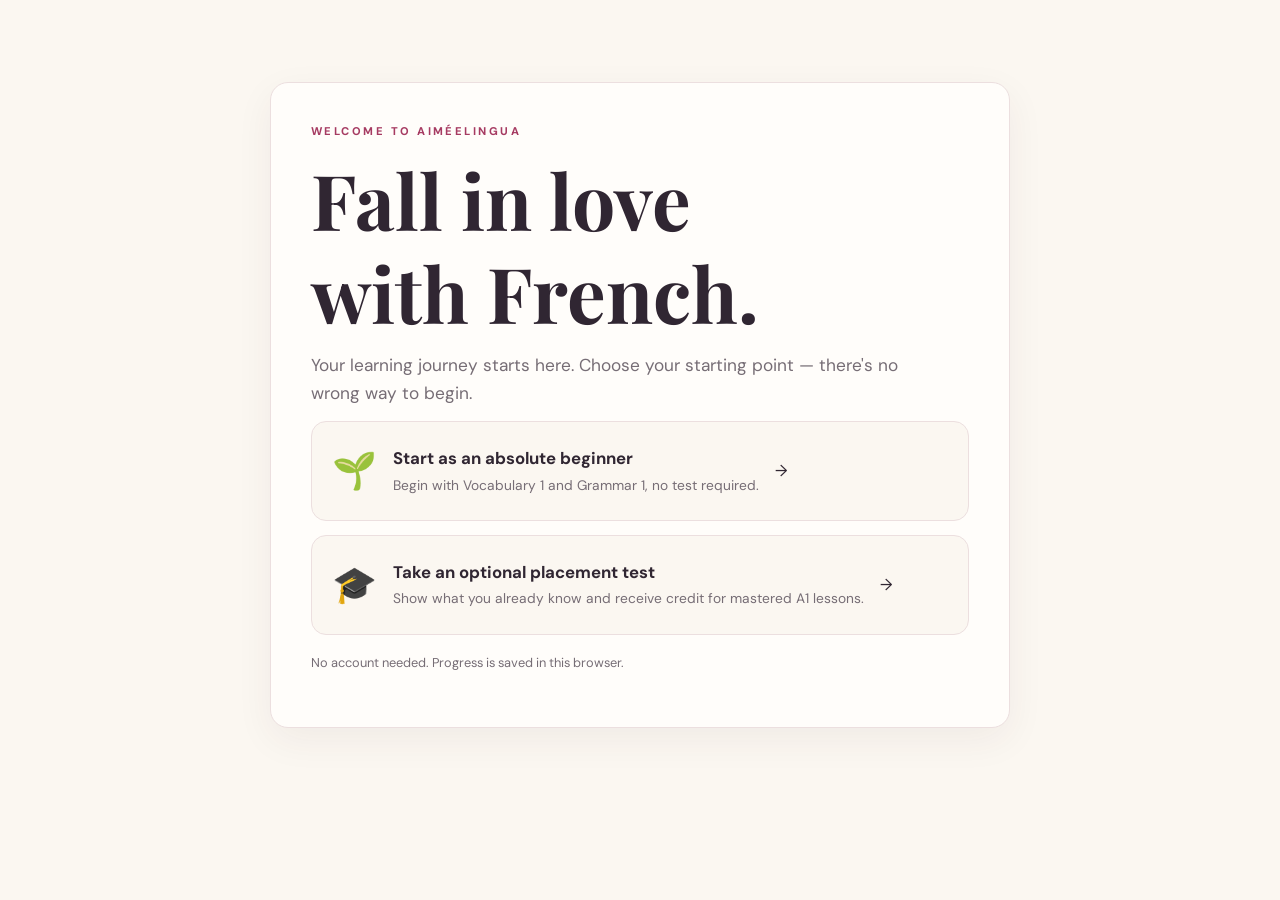
<file: index.html>
<!DOCTYPE html>
<html lang="en">
<head>
    <meta charset="UTF-8">
    <meta name="viewport" content="width=device-width, initial-scale=1">
    <meta name="theme-color" content="#fbf6ef">

    <meta
        name="description"
        content="AiméeLingua — Fall in love with French. An interactive A1 French course.">

    <title>AiméeLingua · Fall in love with French</title>

    <link rel="stylesheet" href="styles.css?v=remove-cat-theme-1">
</head>

<body>
    <!-- Main application container -->
    <div id="app"></div>

    <!-- Lesson content -->
    <script src="lessons.js?v=grammar-er-1"></script>

    <!-- User progress and preferences -->
    <script src="storage.js?v=remove-cat-theme-1"></script>

    <!-- Quiz questions and scoring -->
    <script src="quizzes.js?v=grammar-er-1"></script>

    <!-- Interactive learning activities -->
    <script src="activities.js?v=grammar-er-1"></script>

    <!-- Optional proficiency placement -->
    <script src="placement.js"></script>

    <!-- Connected learning paths and conversations -->
    <script src="connections.js?v=grammar-er-1"></script>

    <!-- Main application logic -->
    <script src="app.js?v=remove-cat-theme-1"></script>
</body>
</html>
</file>
<file: styles.css>
@import url('https://fonts.googleapis.com/css2?family=DM+Sans:wght@400;500;600;700&family=Playfair+Display:ital,wght@0,500;0,600;0,700;1,500;1,600&display=swap');
:root{--bg:#fbf7f1;--paper:#fffdfa;--ink:#302632;--muted:#766d75;--accent:#a63b62;--accent2:#f9e1e5;--border:#ecdfdf;--soft:#fff0e8;--green:#36785e;--red:#b04350;--shadow:0 12px 38px rgba(72,37,48,.06)}
*{box-sizing:border-box}body{margin:0;background:var(--bg);color:var(--ink);font-family:'DM Sans',system-ui,sans-serif;line-height:1.6}button,input,select{font:inherit}button{cursor:pointer}button:disabled{cursor:not-allowed;opacity:.5}button:focus-visible,a:focus-visible,input:focus-visible{outline:3px solid var(--accent);outline-offset:3px}a{color:inherit;text-decoration:none}h1,h2,h3,h4{font-family:'Playfair Display',Georgia,serif;line-height:1.22;margin:0 0 12px}h1{font-size:clamp(2.6rem,6vw,5rem)}h2{font-size:clamp(1.8rem,3vw,2.65rem)}h3{font-size:1.45rem}p{margin:0 0 14px}.shell{min-height:100vh;display:grid;grid-template-columns:235px minmax(0,1fr)}.sidebar{position:sticky;top:0;height:100vh;padding:30px 20px;border-right:1px solid var(--border);background:var(--paper);display:flex;flex-direction:column;gap:28px}.brand{font-family:'Playfair Display',Georgia,serif;font-size:1.68rem;font-weight:700;color:var(--accent);letter-spacing:-.05em}.brand span{color:var(--ink)}.subbrand{font-size:.69rem;text-transform:uppercase;letter-spacing:.18em;color:var(--muted)}.nav{display:grid;gap:7px}.nav button{width:100%;display:flex;gap:13px;align-items:center;border:0;border-radius:12px;padding:13px 15px;text-align:left;background:transparent;color:var(--muted);font-weight:700}.nav button.active,.nav button:hover{background:var(--accent2);color:var(--accent)}.sidebar-note{margin-top:auto;padding:16px;background:var(--soft);border-radius:16px;font-size:.82rem;color:var(--muted)}main{width:min(1180px,100%);margin:0 auto;padding:38px clamp(20px,4vw,60px) 80px}.eyebrow{font-size:.7rem;letter-spacing:.22em;text-transform:uppercase;color:var(--accent);font-weight:800;margin-bottom:12px}.muted{color:var(--muted)}.lead{font-size:1.08rem;max-width:630px}.hero{position:relative;overflow:hidden;display:grid;grid-template-columns:1.2fr .8fr;align-items:center;min-height:340px;background:linear-gradient(116deg,#fce6dc,#f9e9e5 64%,#fff8ef);color:#392431;border-radius:24px;padding:40px;gap:18px}.hero p{max-width:520px;color:#69505b}.hero-art{display:grid;place-items:center;min-height:240px;position:relative}.hero-art .circle{width:235px;height:235px;background:#fff7f0aa;border-radius:50%;display:grid;place-items:center;box-shadow:inset 0 0 0 2px #fff8}.tower{font-size:135px;line-height:1;filter:drop-shadow(5px 8px 2px #8f587132)}.petal{position:absolute;font-size:32px}.petal.one{top:17%;left:6%}.petal.two{bottom:4%;right:7%}.btn{border:1px solid transparent;border-radius:12px;padding:12px 19px;font-weight:800;background:var(--accent);color:white;transition:transform .15s,filter .15s;display:inline-flex;justify-content:center;align-items:center;gap:9px}.btn:hover:not(:disabled){transform:translateY(-1px);filter:brightness(.95)}.btn.secondary{background:var(--paper);color:var(--accent);border-color:var(--border)}.btn.ghost{background:transparent;color:var(--accent);border-color:var(--accent)}.btn.small{padding:8px 12px;font-size:.82rem}.btn.full{width:100%}.button-row{display:flex;gap:10px;flex-wrap:wrap;align-items:center}.section-head{display:flex;justify-content:space-between;gap:20px;align-items:end;margin:34px 0 18px}.grid{display:grid;grid-template-columns:repeat(3,minmax(0,1fr));gap:16px}.two{grid-template-columns:repeat(2,minmax(0,1fr))}.card{background:var(--paper);border:1px solid var(--border);border-radius:18px;padding:24px;box-shadow:var(--shadow)}.card.compact{padding:18px}.metric{font-size:2.1rem;font-family:'Playfair Display',Georgia,serif;font-weight:700}.stat-label{font-size:.83rem;color:var(--muted)}.bar{height:8px;border-radius:50px;background:var(--border);overflow:hidden}.bar>div{height:100%;background:var(--accent);border-radius:inherit;transition:width .25s}.tabs{display:flex;gap:10px;background:var(--paper);border:1px solid var(--border);padding:7px;border-radius:16px;width:fit-content;margin:25px 0}.tabs button{padding:12px 27px;border:0;background:transparent;border-radius:10px;font-weight:800;color:var(--muted)}.tabs button.active{background:var(--accent);color:#fff}.lesson-card{display:flex;flex-direction:column;gap:12px;min-height:215px}.lesson-card .emoji{font-size:29px}.lesson-card h3{margin:0}.lesson-card .bottom{margin-top:auto;display:flex;align-items:center;justify-content:space-between;gap:8px}.pill{font-size:.72rem;font-weight:800;border-radius:100px;padding:5px 10px;background:var(--accent2);color:var(--accent);display:inline-block}.pill.ok{background:#e4f2e8;color:#23694d}.pill.locked{background:var(--border);color:var(--muted)}.lesson-layout{display:grid;grid-template-columns:minmax(0,1fr) 260px;gap:24px;align-items:start}.lesson-main{display:grid;gap:20px}.sticky{position:sticky;top:28px}.vocab-grid{display:grid;grid-template-columns:repeat(2,minmax(0,1fr));gap:11px}.word{background:var(--bg);border:1px solid var(--border);border-radius:13px;padding:14px}.french{color:var(--accent);font-weight:800}.french.big{font-size:1.25rem}.english{font-size:.89rem;color:var(--muted)}.example{border-left:3px solid var(--accent);padding:10px 16px;background:var(--bg);border-radius:0 10px 10px 0;margin:10px 0}.dialogue-line{padding:12px 16px;background:var(--bg);border-radius:13px;margin:9px 0}.note{padding:13px 16px;border-radius:12px;background:var(--soft);color:var(--ink);font-size:.9rem}.rule{margin:12px 0;padding:15px;background:var(--bg);border-radius:12px;border:1px solid var(--border)}.activity,.quiz-panel{background:var(--paper);border:1px solid var(--border);border-radius:18px;padding:25px}.options{display:grid;grid-template-columns:repeat(2,minmax(0,1fr));gap:10px;margin:18px 0}.option{border:1px solid var(--border);border-radius:12px;background:var(--bg);padding:13px;text-align:left;color:var(--ink);font-weight:700}.option:hover:not(:disabled),.tile:hover:not(:disabled){border-color:var(--accent)}.option.chosen,.tile.chosen{border-color:var(--accent);background:var(--accent2)}.option.good{border-color:var(--green);background:#e4f2e8}.option.bad{border-color:var(--red);background:#fde8e8}.tiles{display:flex;gap:8px;flex-wrap:wrap;margin:12px 0}.tile{border:1px solid var(--border);background:var(--bg);border-radius:10px;padding:10px 13px;color:var(--ink);font-weight:700}.dropzone{min-height:63px;border:2px dashed var(--border);border-radius:13px;display:flex;gap:6px;flex-wrap:wrap;align-items:center;padding:10px;margin:12px 0}.feedback{margin:14px 0;border-radius:12px;padding:14px;background:var(--soft)}.feedback.success{background:#e4f2e8}.feedback.error{background:#fde8e8}.results-item{border-bottom:1px solid var(--border);padding:13px 0}.results-item:last-child{border:0}.field{width:100%;padding:12px;border:1px solid var(--border);border-radius:10px;background:var(--paper);color:var(--ink)}.settings-colors{display:flex;gap:12px;flex-wrap:wrap}.settings-colors label{display:grid;gap:6px;font-size:.85rem;color:var(--muted)}input[type=color]{width:70px;height:44px;cursor:pointer;border:1px solid var(--border);border-radius:8px;padding:3px;background:var(--paper)}.footer{margin-top:40px;text-align:center;color:var(--muted);font-size:.78rem}.step{color:var(--muted);font-size:.8rem;font-weight:700}.onboarding{min-height:90vh;display:grid;place-items:center;max-width:800px;margin:auto;padding:30px}.onboarding .card{width:100%;padding:40px}.choice{display:flex;align-items:center;gap:16px;margin:14px 0;padding:20px;text-align:left;border:1px solid var(--border);border-radius:15px;background:var(--bg);color:var(--ink);width:100%}.choice:hover{border-color:var(--accent)}.choice strong{display:block;font-size:1.05rem}.choice span{color:var(--muted);font-size:.86rem}.choice .illustration{font-size:36px}.gap{display:grid;gap:14px}.center{text-align:center}.hidden{display:none!important}.mobile-top{display:none}.callout{border-radius:16px;background:var(--accent2);padding:18px}.rule-grid{display:grid;grid-template-columns:repeat(2,minmax(0,1fr));gap:10px}.question-count{display:flex;justify-content:space-between;gap:12px;align-items:center}.mini-badge{font-size:.71rem;text-transform:uppercase;letter-spacing:.12em;font-weight:800;color:var(--accent)}
[data-theme=minimalist]{--bg:#f6f6f6;--paper:#fff;--ink:#151515;--muted:#555;--accent:#333;--accent2:#ececec;--border:#dadada;--soft:#f0f0f0}
[data-theme=pastel]{--bg:#fff8ff;--paper:#fff;--ink:#473348;--muted:#78667b;--accent:#9c61a9;--accent2:#f3e5f5;--border:#eaddeb;--soft:#fff0f7}
[data-theme=playful]{--bg:#fffaf0;--paper:#fff;--ink:#2b3050;--muted:#6d7187;--accent:#5952c8;--accent2:#eae8ff;--border:#e4e4ed;--soft:#fceccd}
@media(max-width:900px){.shell{grid-template-columns:1fr}.sidebar{height:auto;position:static;padding:13px 20px;display:block}.brand-area{display:flex;align-items:center;justify-content:space-between}.sidebar .subbrand,.sidebar-note{display:none}.nav{display:flex;overflow-x:auto;gap:4px;margin-top:12px}.nav button{min-width:max-content;padding:10px 12px}.lesson-layout{grid-template-columns:1fr}.sticky{position:static;order:-1}.hero{padding:30px}.grid{grid-template-columns:repeat(2,minmax(0,1fr))}main{padding-top:25px}}@media(max-width:580px){.hero{grid-template-columns:1fr;padding:27px}.hero-art{min-height:120px}.hero-art .circle{width:130px;height:130px}.tower{font-size:80px}.grid,.grid.two,.vocab-grid,.rule-grid{grid-template-columns:1fr}.options{grid-template-columns:1fr}.card,.activity,.quiz-panel{padding:19px}.tabs{width:100%}.tabs button{flex:1;padding:11px}.onboarding .card{padding:25px}.section-head{align-items:start;flex-direction:column}}
@media(prefers-reduced-motion:reduce){*,*::before,*::after{transition:none!important;animation:none!important;scroll-behavior:auto!important}}

.french-inline{color:var(--accent);font-weight:800;font-style:italic;text-wrap:pretty}

/* Reading preferences: scale rem-based typography without changing lesson content. */
html[data-text-size="small"]{font-size:14px}
html[data-text-size="default"]{font-size:16px}
html[data-text-size="large"]{font-size:18px}
.setting-group{margin-top:20px;padding-top:18px;border-top:1px solid var(--border)}
.setting-label{display:flex;flex-direction:column;gap:3px;margin-bottom:12px}
.setting-label>.muted,.setting-checkbox .muted{font-size:.88rem}
.setting-options{display:flex;gap:10px;flex-wrap:wrap}
.setting-options .setting-selected{background:var(--accent2);border-color:var(--accent);color:var(--accent);box-shadow:inset 0 0 0 1px var(--accent)}
.setting-checkbox{display:flex;align-items:flex-start;gap:12px;cursor:pointer}
.setting-checkbox input{accent-color:var(--accent);width:20px;height:20px;flex-shrink:0;margin-top:3px}
.setting-checkbox>span{display:flex;flex-direction:column;gap:4px}

/* Compact, theme-aware reading preferences. */
.reading-card{max-width:100%}
.reading-option{padding-top:18px;margin-top:18px;border-top:1px solid var(--border)}
.reading-option-title{font-weight:700;margin-bottom:10px}
.reading-segments{display:grid;grid-template-columns:repeat(3,minmax(0,1fr));gap:6px;margin-bottom:12px}
.reading-segment{background:transparent;border:1px solid transparent;border-radius:999px;color:var(--muted);padding:10px 8px;font-weight:600;transition:background .15s,color .15s}
.reading-segment:hover{background:var(--soft);color:var(--ink)}
.reading-segment.is-selected{background:var(--accent2);color:var(--ink);font-weight:800;border-color:var(--border)}
.reading-preview{background:var(--soft);border-radius:13px;padding:15px 16px;line-height:1.55}
.reading-preview-plain{color:var(--ink)}
.reading-preview .french{font-weight:700;color:var(--accent)}
.reading-preview .english{font-size:.9rem;color:var(--muted);margin-top:3px}
.reading-toggle{display:flex;align-items:flex-start;gap:12px;cursor:pointer;margin-bottom:12px}
.reading-toggle input{appearance:none;width:21px;height:21px;margin:2px 0 0;flex:none;border:2px solid var(--accent);border-radius:50%;background:var(--paper);display:grid;place-items:center;cursor:pointer}
.reading-toggle input:checked{background:var(--accent)}
.reading-toggle input:checked::after{content:'✓';color:white;font-size:13px;font-weight:800;line-height:1}
.reading-toggle span{display:flex;flex-direction:column;gap:2px}
.reading-toggle small{color:var(--muted);font-size:.85rem}
.reading-toggle input:focus-visible{outline:3px solid var(--accent);outline-offset:3px}

/* Learn · Connect · Apply */
.connections-library{margin-top:24px}
.connection-featured{background:var(--paper);border-color:var(--accent)}
.connection-card{display:flex;flex-direction:column;gap:10px;min-width:0}
.connection-card .btn{align-self:flex-start;margin-top:auto}
.connection-title{display:flex;justify-content:space-between;align-items:flex-start;gap:14px;flex-wrap:wrap}
.connection-title h2,.connection-title h3{margin-bottom:0}
.connection-subtitle{font-size:.83rem}
.connection-stages{display:flex;justify-content:space-between;gap:8px;font-weight:700;font-size:.8rem;color:var(--muted)}
.connection-lesson-list{display:grid;gap:10px;margin:15px 0}
.connection-lesson{display:flex;align-items:center;gap:13px;background:var(--soft);border-radius:12px;padding:12px}
.connection-lesson>div{flex:1;min-width:0}
.connection-lesson .muted{font-size:.83rem}
.connection-check{width:27px;height:27px;display:grid;place-items:center;flex:none;color:var(--accent);font-weight:800}
.connection-related{display:flex;align-items:center;justify-content:space-between;gap:14px;background:var(--soft);border-radius:12px;padding:14px;margin-top:12px}
.connection-related .muted{font-size:.82rem}
.connection-detail{margin-top:20px}
.connection-apply{border-top:1px solid var(--border);padding-top:20px;margin-top:22px}
.conversation-panel{margin-top:18px}
.conversation-panel .connection-title h2{font-size:clamp(1.5rem,3vw,2rem)}
.conversation-bars{display:grid;grid-template-columns:repeat(3,minmax(0,1fr));gap:6px;margin:14px 0 20px}
.conversation-bars span{height:6px;border-radius:20px;background:var(--border)}
.conversation-bars .current{background:var(--accent)}
.conversation-bubble{background:var(--soft);padding:16px 19px;border-radius:16px;margin:12px 0}
.conversation-bubble strong{font-size:1.04rem}
.conversation-bubble .english{color:var(--muted);font-size:.87rem;margin-top:4px}
.conversation-speaker{font-weight:800;font-size:.7rem;letter-spacing:.1em;color:var(--muted);margin-bottom:5px}
.conversation-you{background:var(--accent2);margin-left:12%;text-align:right}
.conversation-instruction{font-family:'DM Sans',system-ui,sans-serif;font-size:1rem;margin-top:24px}
.conversation-options{display:grid;gap:10px;margin-bottom:17px}
.conversation-options .option{text-align:left}
.conversation-feedback{padding:13px 16px;border-radius:12px;margin:14px 0;background:var(--soft)}
.conversation-feedback.correct{border-left:3px solid var(--green)}
.conversation-feedback.incorrect{border-left:3px solid var(--red)}
.conversation-feedback p{margin:5px 0 0;font-size:.88rem}
.immersion-reminder{display:flex;align-items:flex-start;justify-content:space-between;gap:13px;background:var(--accent2);padding:13px 15px;border-radius:13px;margin:14px 0;font-size:.87rem}
.immersion-reminder p{margin:3px 0 0;color:var(--muted)}
.connection-finished{margin-top:20px}
@media(max-width:650px){.connection-related,.connection-lesson{flex-wrap:wrap}.connection-lesson>div{flex-basis:60%}.immersion-reminder{flex-direction:column}.connection-card .btn{width:100%}}

/* Keep the Connections library consistent with the lesson grid. */
.connection-lesson-card{min-height:250px}
.connection-lesson-card .connection-lesson-pair{font-size:.79rem;margin-top:-5px}
.connection-lesson-card .connection-recommended{display:inline-block;color:var(--accent);font-size:.68rem;font-weight:800;letter-spacing:.02em;text-transform:none;margin-left:7px}
.connection-lesson-card .bottom{flex-wrap:wrap}
</file>
<file: AiméeLingua/styles.css>
@import url('https://fonts.googleapis.com/css2?family=DM+Sans:wght@400;500;600;700&family=Playfair+Display:ital,wght@0,500;0,600;0,700;1,500;1,600&display=swap');
:root{--bg:#fbf7f1;--paper:#fffdfa;--ink:#302632;--muted:#766d75;--accent:#a63b62;--accent2:#f9e1e5;--border:#ecdfdf;--soft:#fff0e8;--green:#36785e;--red:#b04350;--shadow:0 12px 38px rgba(72,37,48,.06)}
*{box-sizing:border-box}body{margin:0;background:var(--bg);color:var(--ink);font-family:'DM Sans',system-ui,sans-serif;line-height:1.6}button,input,select{font:inherit}button{cursor:pointer}button:disabled{cursor:not-allowed;opacity:.5}button:focus-visible,a:focus-visible,input:focus-visible{outline:3px solid var(--accent);outline-offset:3px}a{color:inherit;text-decoration:none}h1,h2,h3,h4{font-family:'Playfair Display',Georgia,serif;line-height:1.22;margin:0 0 12px}h1{font-size:clamp(2.6rem,6vw,5rem)}h2{font-size:clamp(1.8rem,3vw,2.65rem)}h3{font-size:1.45rem}p{margin:0 0 14px}.shell{min-height:100vh;display:grid;grid-template-columns:235px minmax(0,1fr)}.sidebar{position:sticky;top:0;height:100vh;padding:30px 20px;border-right:1px solid var(--border);background:var(--paper);display:flex;flex-direction:column;gap:28px}.brand{font-family:'Playfair Display',Georgia,serif;font-size:1.68rem;font-weight:700;color:var(--accent);letter-spacing:-.05em}.brand span{color:var(--ink)}.subbrand{font-size:.69rem;text-transform:uppercase;letter-spacing:.18em;color:var(--muted)}.nav{display:grid;gap:7px}.nav button{width:100%;display:flex;gap:13px;align-items:center;border:0;border-radius:12px;padding:13px 15px;text-align:left;background:transparent;color:var(--muted);font-weight:700}.nav button.active,.nav button:hover{background:var(--accent2);color:var(--accent)}.sidebar-note{margin-top:auto;padding:16px;background:var(--soft);border-radius:16px;font-size:.82rem;color:var(--muted)}main{width:min(1180px,100%);margin:0 auto;padding:38px clamp(20px,4vw,60px) 80px}.eyebrow{font-size:.7rem;letter-spacing:.22em;text-transform:uppercase;color:var(--accent);font-weight:800;margin-bottom:12px}.muted{color:var(--muted)}.lead{font-size:1.08rem;max-width:630px}.hero{position:relative;overflow:hidden;display:grid;grid-template-columns:1.2fr .8fr;align-items:center;min-height:340px;background:linear-gradient(116deg,#fce6dc,#f9e9e5 64%,#fff8ef);color:#392431;border-radius:24px;padding:40px;gap:18px}.hero p{max-width:520px;color:#69505b}.hero-art{display:grid;place-items:center;min-height:240px;position:relative}.hero-art .circle{width:235px;height:235px;background:#fff7f0aa;border-radius:50%;display:grid;place-items:center;box-shadow:inset 0 0 0 2px #fff8}.tower{font-size:135px;line-height:1;filter:drop-shadow(5px 8px 2px #8f587132)}.petal{position:absolute;font-size:32px}.petal.one{top:17%;left:6%}.petal.two{bottom:4%;right:7%}.btn{border:1px solid transparent;border-radius:12px;padding:12px 19px;font-weight:800;background:var(--accent);color:white;transition:transform .15s,filter .15s;display:inline-flex;justify-content:center;align-items:center;gap:9px}.btn:hover:not(:disabled){transform:translateY(-1px);filter:brightness(.95)}.btn.secondary{background:var(--paper);color:var(--accent);border-color:var(--border)}.btn.ghost{background:transparent;color:var(--accent);border-color:var(--accent)}.btn.small{padding:8px 12px;font-size:.82rem}.btn.full{width:100%}.button-row{display:flex;gap:10px;flex-wrap:wrap;align-items:center}.section-head{display:flex;justify-content:space-between;gap:20px;align-items:end;margin:34px 0 18px}.grid{display:grid;grid-template-columns:repeat(3,minmax(0,1fr));gap:16px}.two{grid-template-columns:repeat(2,minmax(0,1fr))}.card{background:var(--paper);border:1px solid var(--border);border-radius:18px;padding:24px;box-shadow:var(--shadow)}.card.compact{padding:18px}.metric{font-size:2.1rem;font-family:'Playfair Display',Georgia,serif;font-weight:700}.stat-label{font-size:.83rem;color:var(--muted)}.bar{height:8px;border-radius:50px;background:var(--border);overflow:hidden}.bar>div{height:100%;background:var(--accent);border-radius:inherit;transition:width .25s}.tabs{display:flex;gap:10px;background:var(--paper);border:1px solid var(--border);padding:7px;border-radius:16px;width:fit-content;margin:25px 0}.tabs button{padding:12px 27px;border:0;background:transparent;border-radius:10px;font-weight:800;color:var(--muted)}.tabs button.active{background:var(--accent);color:#fff}.lesson-card{display:flex;flex-direction:column;gap:12px;min-height:215px}.lesson-card .emoji{font-size:29px}.lesson-card h3{margin:0}.lesson-card .bottom{margin-top:auto;display:flex;align-items:center;justify-content:space-between;gap:8px}.pill{font-size:.72rem;font-weight:800;border-radius:100px;padding:5px 10px;background:var(--accent2);color:var(--accent);display:inline-block}.pill.ok{background:#e4f2e8;color:#23694d}.pill.locked{background:var(--border);color:var(--muted)}.lesson-layout{display:grid;grid-template-columns:minmax(0,1fr) 260px;gap:24px;align-items:start}.lesson-main{display:grid;gap:20px}.sticky{position:sticky;top:28px}.vocab-grid{display:grid;grid-template-columns:repeat(2,minmax(0,1fr));gap:11px}.word{background:var(--bg);border:1px solid var(--border);border-radius:13px;padding:14px}.french{color:var(--accent);font-weight:800}.french.big{font-size:1.25rem}.english{font-size:.89rem;color:var(--muted)}.example{border-left:3px solid var(--accent);padding:10px 16px;background:var(--bg);border-radius:0 10px 10px 0;margin:10px 0}.dialogue-line{padding:12px 16px;background:var(--bg);border-radius:13px;margin:9px 0}.note{padding:13px 16px;border-radius:12px;background:var(--soft);color:var(--ink);font-size:.9rem}.rule{margin:12px 0;padding:15px;background:var(--bg);border-radius:12px;border:1px solid var(--border)}.activity,.quiz-panel{background:var(--paper);border:1px solid var(--border);border-radius:18px;padding:25px}.options{display:grid;grid-template-columns:repeat(2,minmax(0,1fr));gap:10px;margin:18px 0}.option{border:1px solid var(--border);border-radius:12px;background:var(--bg);padding:13px;text-align:left;color:var(--ink);font-weight:700}.option:hover:not(:disabled),.tile:hover:not(:disabled){border-color:var(--accent)}.option.chosen,.tile.chosen{border-color:var(--accent);background:var(--accent2)}.option.good{border-color:var(--green);background:#e4f2e8}.option.bad{border-color:var(--red);background:#fde8e8}.tiles{display:flex;gap:8px;flex-wrap:wrap;margin:12px 0}.tile{border:1px solid var(--border);background:var(--bg);border-radius:10px;padding:10px 13px;color:var(--ink);font-weight:700}.dropzone{min-height:63px;border:2px dashed var(--border);border-radius:13px;display:flex;gap:6px;flex-wrap:wrap;align-items:center;padding:10px;margin:12px 0}.feedback{margin:14px 0;border-radius:12px;padding:14px;background:var(--soft)}.feedback.success{background:#e4f2e8}.feedback.error{background:#fde8e8}.results-item{border-bottom:1px solid var(--border);padding:13px 0}.results-item:last-child{border:0}.field{width:100%;padding:12px;border:1px solid var(--border);border-radius:10px;background:var(--paper);color:var(--ink)}.settings-colors{display:flex;gap:12px;flex-wrap:wrap}.settings-colors label{display:grid;gap:6px;font-size:.85rem;color:var(--muted)}input[type=color]{width:70px;height:44px;cursor:pointer;border:1px solid var(--border);border-radius:8px;padding:3px;background:var(--paper)}.footer{margin-top:40px;text-align:center;color:var(--muted);font-size:.78rem}.step{color:var(--muted);font-size:.8rem;font-weight:700}.onboarding{min-height:90vh;display:grid;place-items:center;max-width:800px;margin:auto;padding:30px}.onboarding .card{width:100%;padding:40px}.choice{display:flex;align-items:center;gap:16px;margin:14px 0;padding:20px;text-align:left;border:1px solid var(--border);border-radius:15px;background:var(--bg);color:var(--ink);width:100%}.choice:hover{border-color:var(--accent)}.choice strong{display:block;font-size:1.05rem}.choice span{color:var(--muted);font-size:.86rem}.choice .illustration{font-size:36px}.gap{display:grid;gap:14px}.center{text-align:center}.hidden{display:none!important}.mobile-top{display:none}.callout{border-radius:16px;background:var(--accent2);padding:18px}.rule-grid{display:grid;grid-template-columns:repeat(2,minmax(0,1fr));gap:10px}.question-count{display:flex;justify-content:space-between;gap:12px;align-items:center}.mini-badge{font-size:.71rem;text-transform:uppercase;letter-spacing:.12em;font-weight:800;color:var(--accent)}
[data-theme=minimalist]{--bg:#f6f6f6;--paper:#fff;--ink:#151515;--muted:#555;--accent:#333;--accent2:#ececec;--border:#dadada;--soft:#f0f0f0}
[data-theme=pastel]{--bg:#fff8ff;--paper:#fff;--ink:#473348;--muted:#78667b;--accent:#9c61a9;--accent2:#f3e5f5;--border:#eaddeb;--soft:#fff0f7}
[data-theme=playful]{--bg:#fffaf0;--paper:#fff;--ink:#2b3050;--muted:#6d7187;--accent:#5952c8;--accent2:#eae8ff;--border:#e4e4ed;--soft:#fceccd}
@media(max-width:900px){.shell{grid-template-columns:1fr}.sidebar{height:auto;position:static;padding:13px 20px;display:block}.brand-area{display:flex;align-items:center;justify-content:space-between}.sidebar .subbrand,.sidebar-note{display:none}.nav{display:flex;overflow-x:auto;gap:4px;margin-top:12px}.nav button{min-width:max-content;padding:10px 12px}.lesson-layout{grid-template-columns:1fr}.sticky{position:static;order:-1}.hero{padding:30px}.grid{grid-template-columns:repeat(2,minmax(0,1fr))}main{padding-top:25px}}@media(max-width:580px){.hero{grid-template-columns:1fr;padding:27px}.hero-art{min-height:120px}.hero-art .circle{width:130px;height:130px}.tower{font-size:80px}.grid,.grid.two,.vocab-grid,.rule-grid{grid-template-columns:1fr}.options{grid-template-columns:1fr}.card,.activity,.quiz-panel{padding:19px}.tabs{width:100%}.tabs button{flex:1;padding:11px}.onboarding .card{padding:25px}.section-head{align-items:start;flex-direction:column}}
@media(prefers-reduced-motion:reduce){*,*::before,*::after{transition:none!important;animation:none!important;scroll-behavior:auto!important}}

.french-inline{color:var(--accent);font-weight:800;font-style:italic;text-wrap:pretty}
</file>
